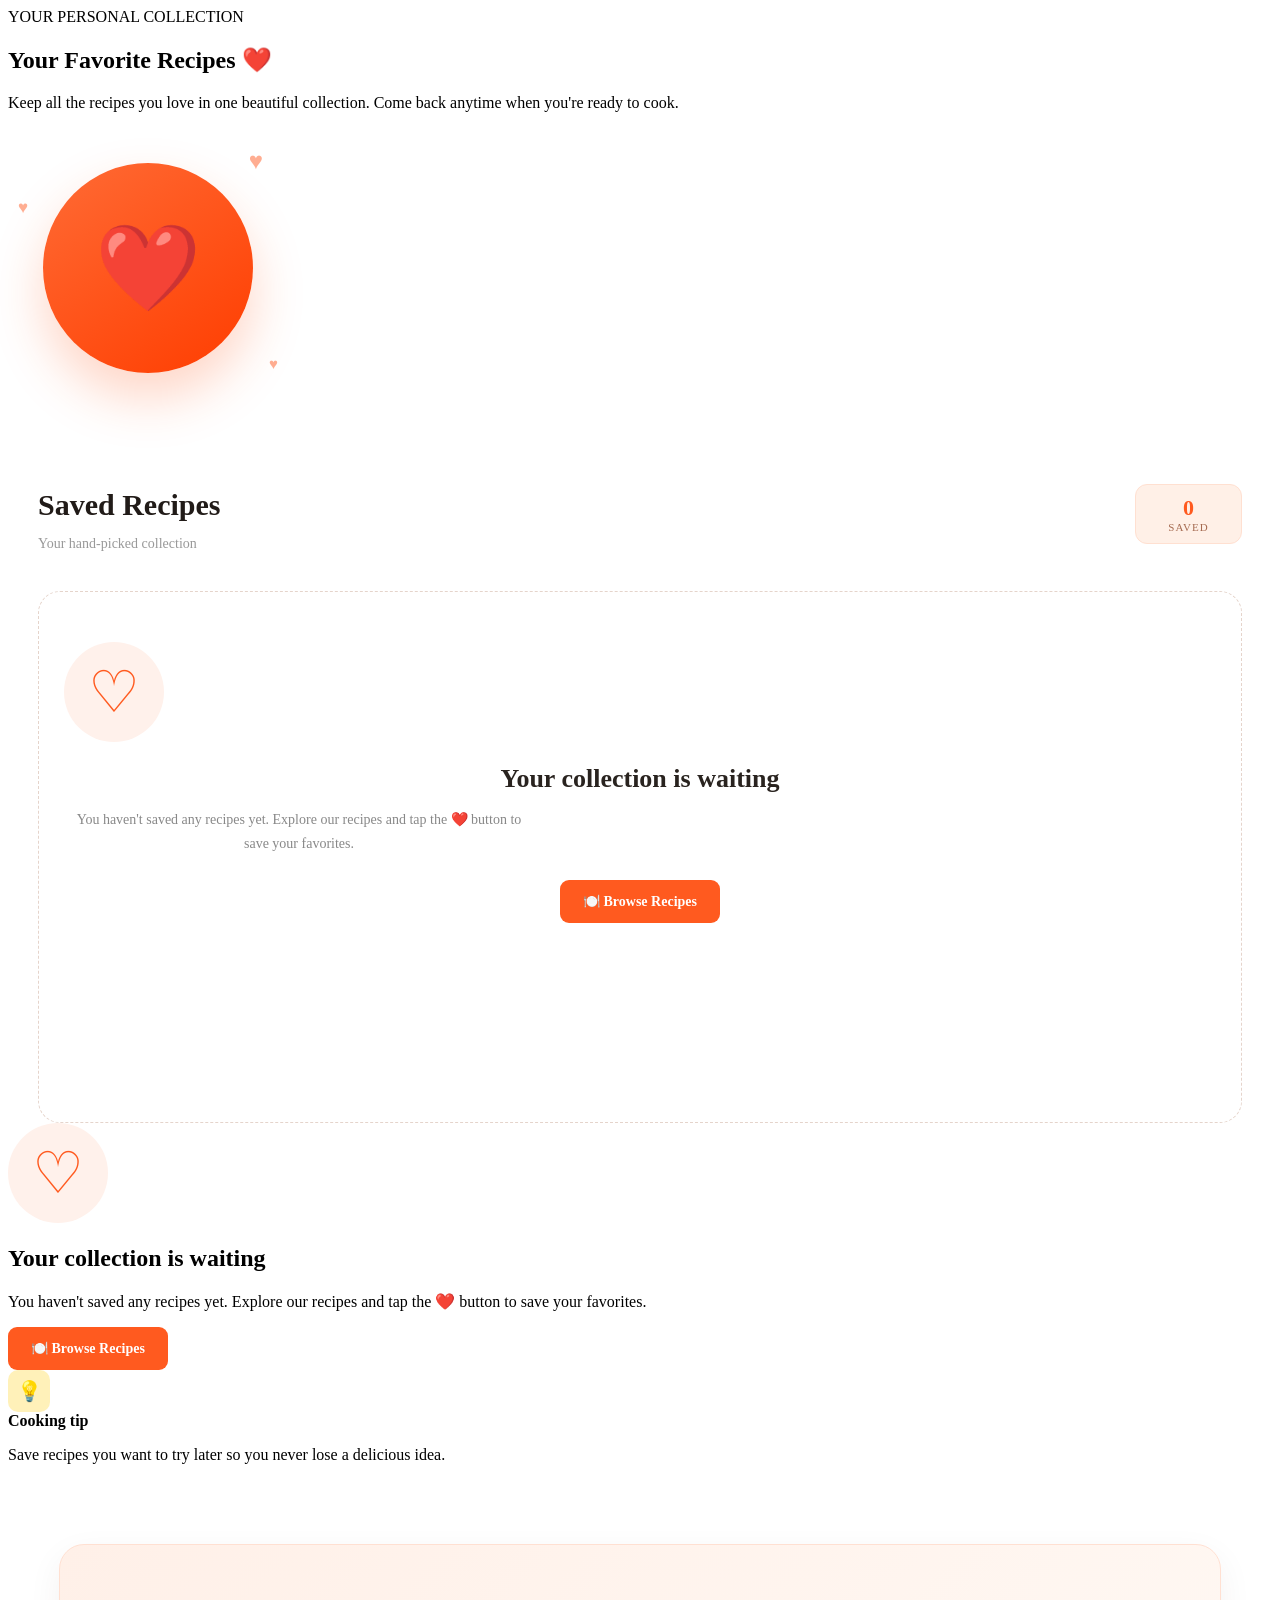
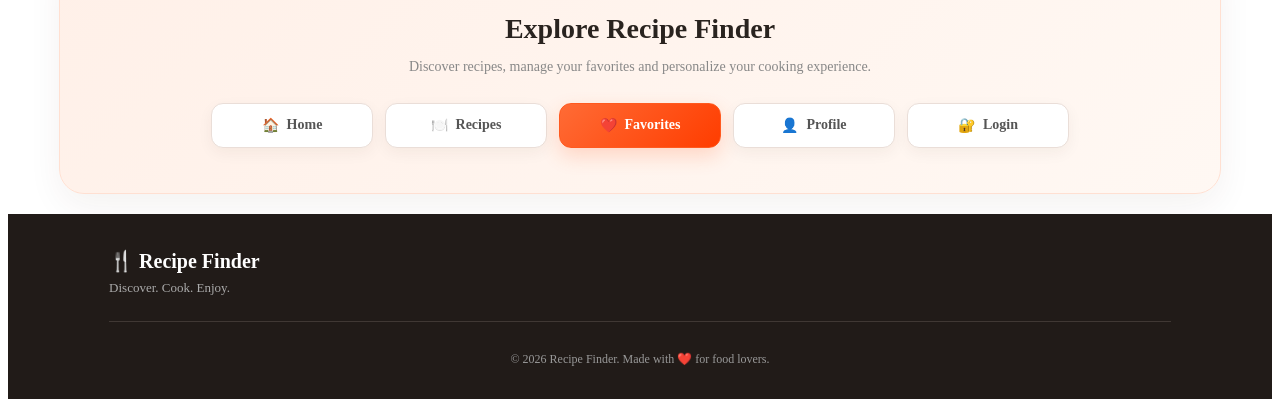
<file: favourites.html>
<!DOCTYPE html>
<html lang="en">

<head>

    <meta charset="UTF-8">

    <meta name="viewport" content="width=device-width, initial-scale=1.0">

    <title>My Favorites | Recipe Finder</title>

    <link rel="stylesheet" href="style3.css">

</head>


<body>

    <main class="favourites-page">


        <!-- ================= FAVORITES HEADER ================= -->

        <section class="favourites-header">

            <div class="favourites-title">

                <span class="favourites-mini-title">
                    YOUR PERSONAL COLLECTION
                </span>

                <h1>
                    Your Favorite
                    <span>Recipes ❤️</span>
                </h1>

                <p>
                    Keep all the recipes you love in one
                    beautiful collection. Come back anytime
                    when you're ready to cook.
                </p>

            </div>


            <!-- HEART -->

            <div class="heart-decoration">

                <div class="heart-circle">
                    ❤️
                </div>

                <span class="floating-heart heart-one">
                    ♥
                </span>

                <span class="floating-heart heart-two">
                    ♥
                </span>

                <span class="floating-heart heart-three">
                    ♥
                </span>

            </div>

        </section>



        <!-- ================= SAVED RECIPES ================= -->

        <section class="collection-bar">

            <div>

                <h2>
                    Saved Recipes
                </h2>

                <p>
                    Your hand-picked collection
                </p>

            </div>


            <div class="collection-count">

                <span id="favoriteCount">
                    0
                </span>

                <small>
                    Saved
                </small>

            </div>

        </section>



        <!-- ================= FAVORITE RECIPES ================= -->

    <section class="favorites-list">

    <div
        id="favoritesContainer"
        class="recipe-grid favorites-grid">
    </div>

    <div
        id="emptyFavorites"
        class="favorite-empty">

        <div class="empty-heart">
            ♡
        </div>

        <h2>
            Your collection is waiting
        </h2>

        <p>
            You haven't saved any recipes yet.
            Explore our recipes and tap the
            ❤️ button to save your favorites.
        </p>

        <a
            href="recipes.html"
            class="browse-recipes-btn">

            🍽️ Browse Recipes

        </a>

    </div>

</section>


            <!-- EMPTY FAVORITES -->

            <div
                id="emptyFavourites"
                class="favourites-empty">

                <div class="empty-heart">
                    ♡
                </div>

                <h2>
                    Your collection is waiting
                </h2>

                <p>
                    You haven't saved any recipes yet.
                    Explore our recipes and tap the
                    ❤️ button to save your favorites.
                </p>

                <a
                    href="recipes.html"
                    class="browse-recipes-btn">

                    🍽️ Browse Recipes

                </a>

            </div>

        </section>



        <!-- ================= COOKING TIP ================= -->

        <section class="favourites-tip">

            <div class="tip-symbol">
                💡
            </div>

            <div>

                <strong>
                    Cooking tip
                </strong>

                <p>
                    Save recipes you want to try later
                    so you never lose a delicious idea.
                </p>

            </div>

        </section>



        <!-- =================================================
             NAVIGATION BUTTONS
             NOT AT THE TOP
        ================================================== -->

        <section class="page-navigation">

            <h2>
                Explore Recipe Finder
            </h2>

            <p>
                Discover recipes, manage your favorites
                and personalize your cooking experience.
            </p>


            <div class="navigation-buttons">

                <a href="index.html" class="nav-button">
                    🏠
                    <span>Home</span>
                </a>


                <a href="recipes.html" class="nav-button">
                    🍽️
                    <span>Recipes</span>
                </a>


                <a
                    href="favourites.html"
                    class="nav-button active-button">

                    ❤️
                    <span>Favorites</span>

                </a>


                <a href="profile.html" class="nav-button">
                    👤
                    <span>Profile</span>
                </a>


                <a href="login.html" class="nav-button">
                    🔐
                    <span>Login</span>
                </a>

            </div>

        </section>



    </main>



    <!-- ================= FOOTER ================= -->

    <footer>

        <div class="footer-content">

            <div>

                <div class="footer-logo">
                    🍴 Recipe Finder
                </div>

                <p>
                    Discover. Cook. Enjoy.
                </p>

            </div>

        </div>


        <div class="footer-bottom">

            <p>
                © 2026 Recipe Finder.
                Made with ❤️ for food lovers.
            </p>

        </div>

    </footer>



    <script src="app.js"></script>

</body>

</html>
</file>
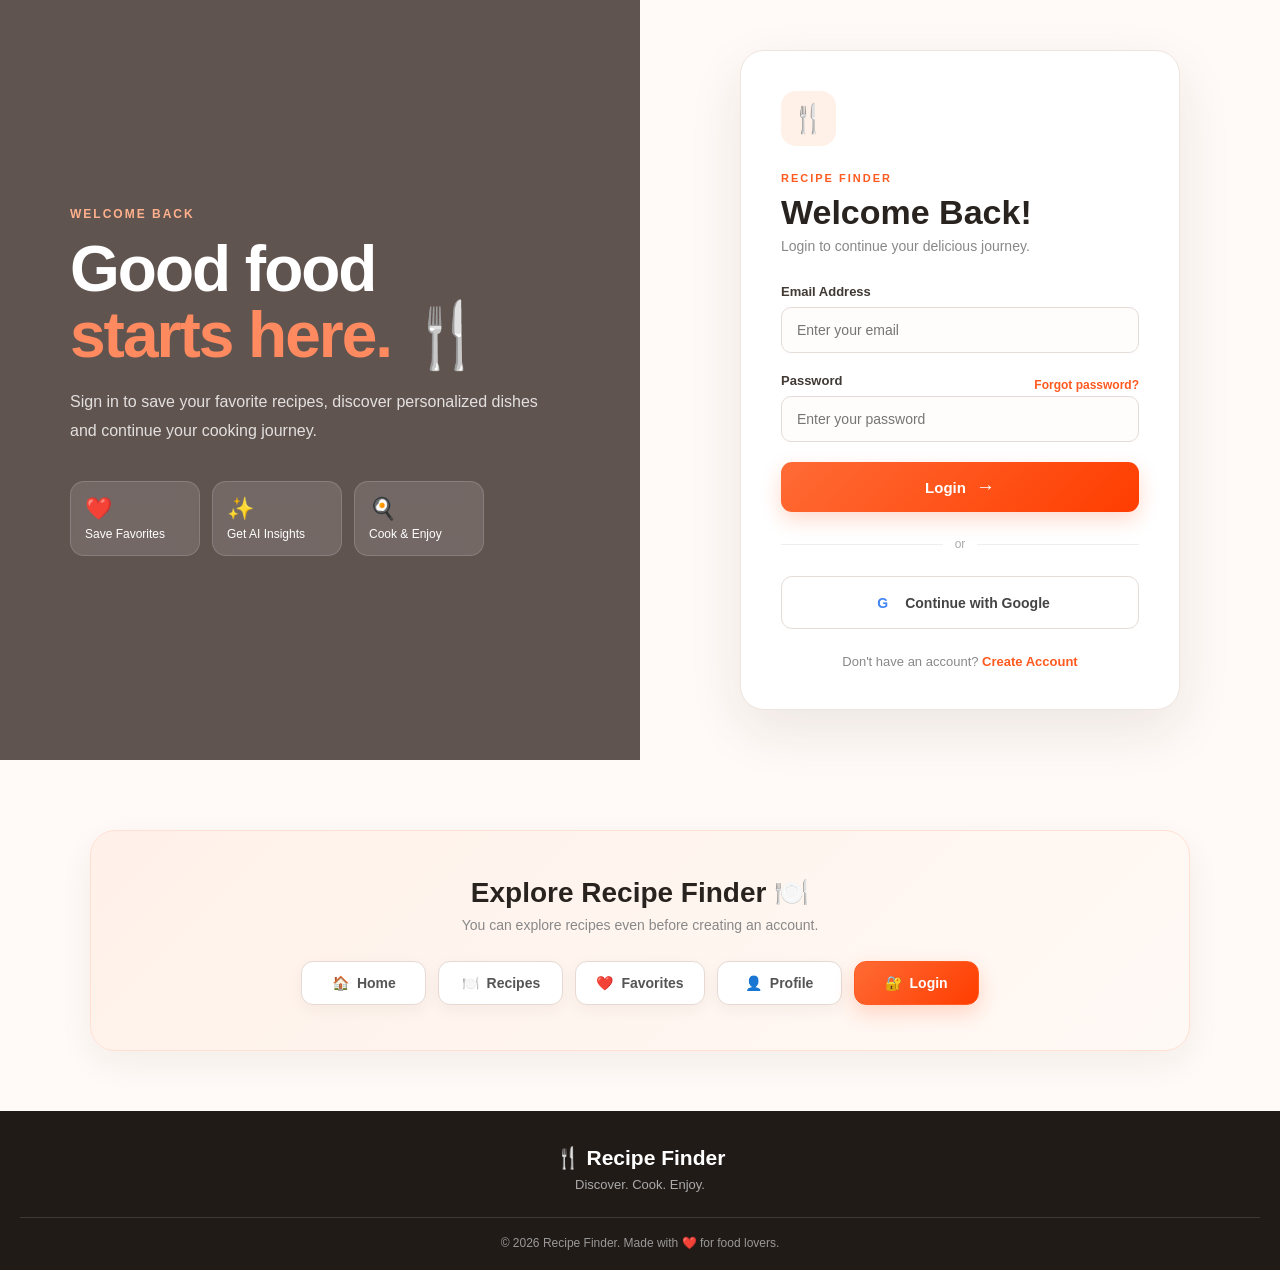
<file: login.html>
<!DOCTYPE html>
<html lang="en">

<head>

    <meta charset="UTF-8">

    <meta name="viewport"
          content="width=device-width, initial-scale=1.0">

    <title>Login | Recipe Finder</title>

    <link rel="stylesheet"
          href="style4.css">

</head>

<body>


    <main class="login-page">


        <!-- ================= LEFT SIDE ================= -->

        <section class="login-visual">

            <div class="visual-overlay">

                <span class="visual-label">
                    WELCOME BACK
                </span>

                <h1>
                    Good food
                    <span>starts here. 🍴</span>
                </h1>

                <p>
                    Sign in to save your favorite recipes,
                    discover personalized dishes and continue
                    your cooking journey.
                </p>


                <div class="food-highlights">

                    <div class="highlight">
                        <span>❤️</span>
                        <p>
                            Save Favorites
                        </p>
                    </div>

                    <div class="highlight">
                        <span>✨</span>
                        <p>
                            Get AI Insights
                        </p>
                    </div>

                    <div class="highlight">
                        <span>🍳</span>
                        <p>
                            Cook & Enjoy
                        </p>
                    </div>

                </div>

            </div>

        </section>



        <!-- ================= LOGIN CARD ================= -->

        <section class="login-section">

            <div class="login-card">


                <div class="login-logo">
                    🍴
                </div>


                <div class="login-heading">

                    <span>
                        RECIPE FINDER
                    </span>

                    <h2>
                        Welcome Back!
                    </h2>

                    <p>
                        Login to continue your
                        delicious journey.
                    </p>

                </div>



                <!-- LOGIN FORM -->

                <form id="loginForm">


                    <div class="input-group">

                        <label for="email">
                            Email Address
                        </label>

                        <input
                            type="email"
                            id="email"
                            placeholder="Enter your email"
                            required>

                    </div>



                    <div class="input-group">

                        <div class="password-label">

                            <label for="password">
                                Password
                            </label>

                            <a href="#">
                                Forgot password?
                            </a>

                        </div>

                        <input
                            type="password"
                            id="password"
                            placeholder="Enter your password"
                            required>

                    </div>



                    <button
                        type="submit"
                        class="login-submit">

                        Login
                        <span>→</span>

                    </button>
                    <p id="loginMessage"></p>


                </form>



                <!-- DIVIDER -->

                <div class="divider">

                    <span>or</span>

                </div>



                <!-- GOOGLE -->

                <button
                    class="google-login"
                    type="button">

                    <span>
                        G
                    </span>

                    Continue with Google

                </button>



                <!-- REGISTER -->

                <p class="register-text">

                    Don't have an account?

                    <a href="register.html">
                        Create Account
                    </a>

                </p>


            </div>

        </section>

    </main>



    <!-- ================= BOTTOM NAVIGATION ================= -->

    <section class="page-navigation login-navigation">

        <h2>
            Explore Recipe Finder 🍽️
        </h2>

        <p>
            You can explore recipes even before
            creating an account.
        </p>


        <div class="navigation-buttons">


            <a
                href="index.html"
                class="nav-button">

                🏠

                <span>
                    Home
                </span>

            </a>


            <a
                href="recipes.html"
                class="nav-button">

                🍽️

                <span>
                    Recipes
                </span>

            </a>


            <a
                href="favourites.html"
                class="nav-button">

                ❤️

                <span>
                    Favorites
                </span>

            </a>


            <a
                href="profile.html"
                class="nav-button">

                👤

                <span>
                    Profile
                </span>

            </a>


            <a
                href="login.html"
                class="nav-button active-button">

                🔐

                <span>
                    Login
                </span>

            </a>


        </div>

    </section>



    <!-- ================= FOOTER ================= -->

    <footer>

        <div class="footer-content">

            <div class="footer-logo">
                🍴 Recipe Finder
            </div>

            <p>
                Discover. Cook. Enjoy.
            </p>

        </div>


        <div class="footer-bottom">

            © 2026 Recipe Finder.
            Made with ❤️ for food lovers.

        </div>

    </footer>



    <script src="app.js"></script>

</body>

</html>
</file>
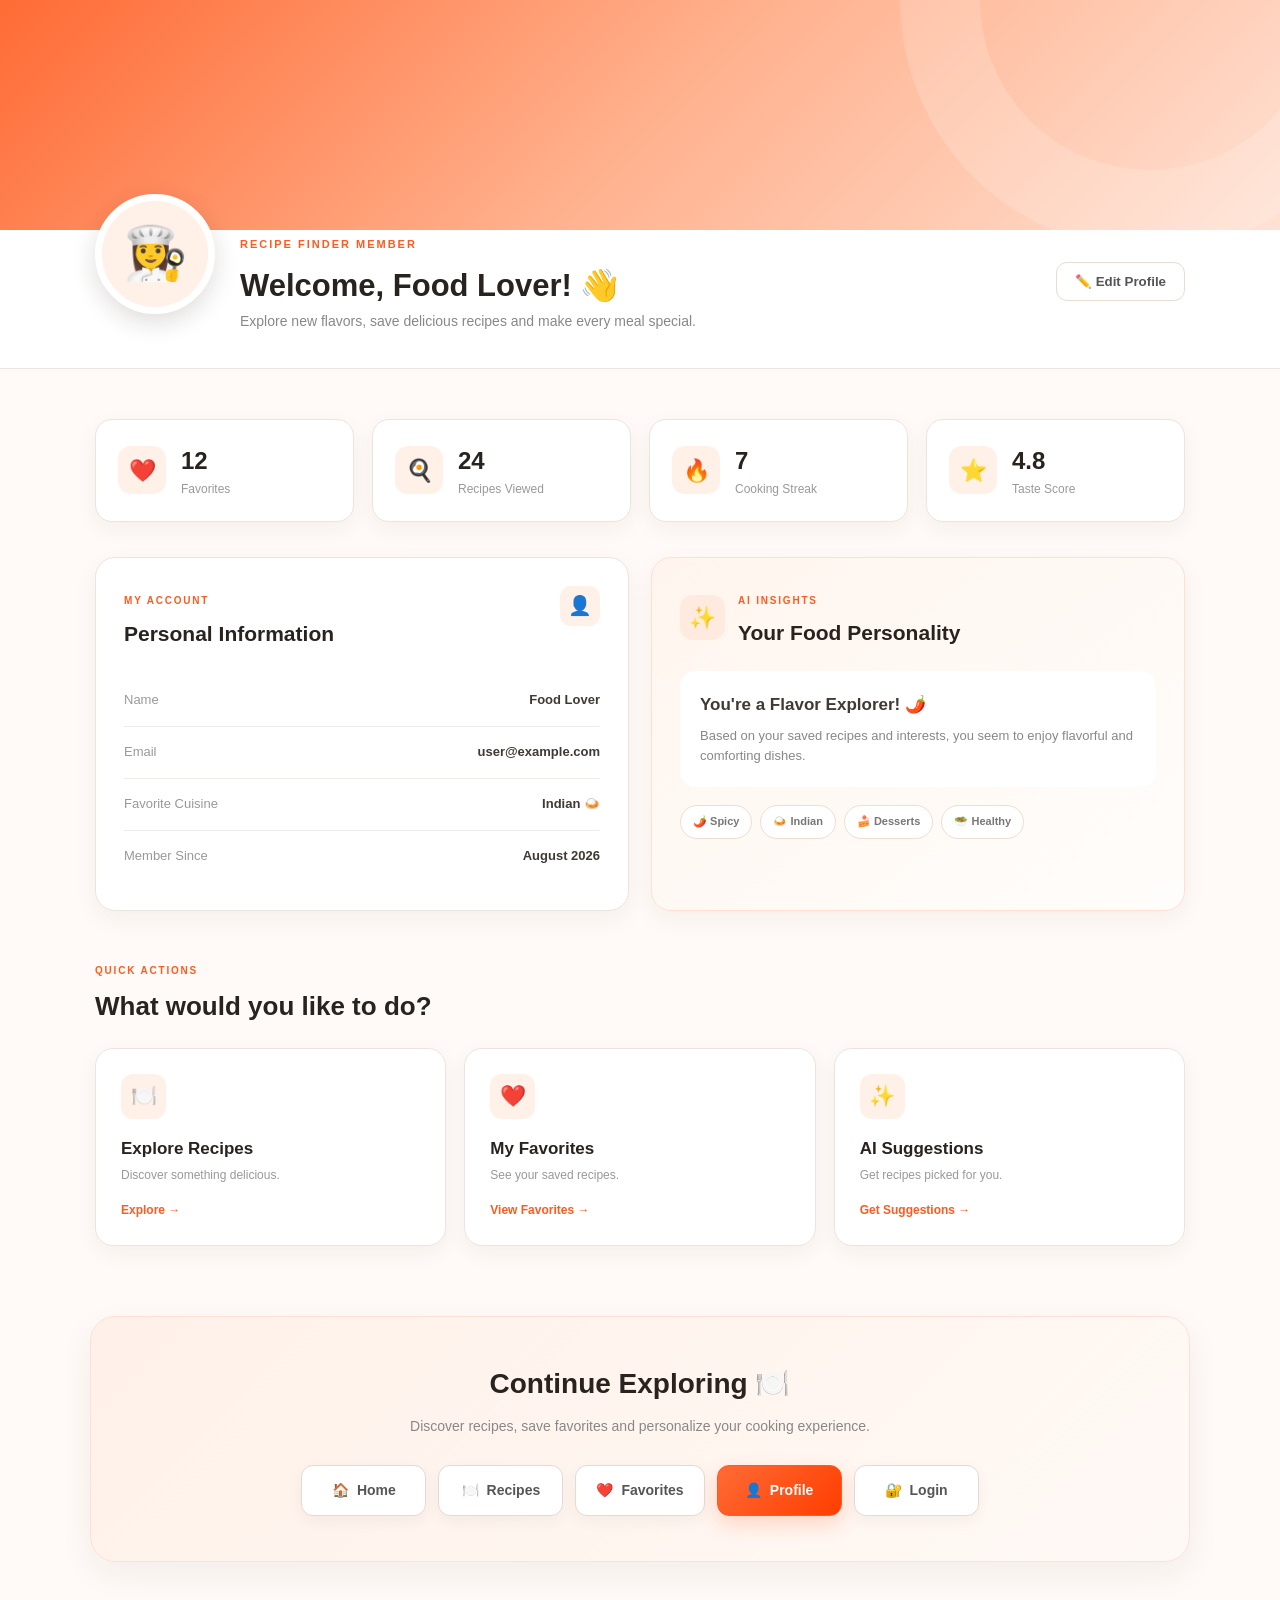
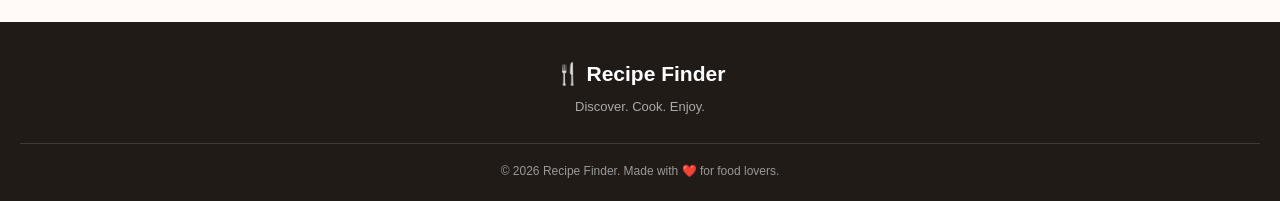
<file: profile.html>
<!DOCTYPE html>
<html lang="en">

<head>

    <meta charset="UTF-8">

    <meta name="viewport"
          content="width=device-width, initial-scale=1.0">

    <title>My Profile | Recipe Finder</title>

    <link rel="stylesheet"
          href="style6.css">

</head>


<body>


    <main class="profile-page">


        <!-- ================= PROFILE HERO ================= -->

        <section class="profile-hero">

            <div class="profile-cover">

                <div class="cover-pattern"></div>

            </div>


            <div class="profile-info">

                <div class="profile-avatar">
                    👩‍🍳
                </div>


                <div class="profile-details">

                    <span class="profile-label">
                        RECIPE FINDER MEMBER
                    </span>

                    <h1>
                        Welcome, Food Lover! 👋
                    </h1>

                    <p>
                        Explore new flavors, save delicious
                        recipes and make every meal special.
                    </p>

                </div>


                <button
                    class="edit-profile"
                    type="button"
                    onclick="editProfile()">

                    ✏️ Edit Profile

                </button>

            </div>

        </section>



        <!-- ================= PROFILE CONTENT ================= -->

        <section class="profile-content">


            <!-- ================= STATS ================= -->

            <div class="stats-grid">


                <div class="stat-card">

                    <div class="stat-icon">
                        ❤️
                    </div>

                    <div>

                        <span class="stat-number">
                            12
                        </span>

                        <p>
                            Favorites
                        </p>

                    </div>

                </div>



                <div class="stat-card">

                    <div class="stat-icon">
                        🍳
                    </div>

                    <div>

                        <span class="stat-number">
                            24
                        </span>

                        <p>
                            Recipes Viewed
                        </p>

                    </div>

                </div>



                <div class="stat-card">

                    <div class="stat-icon">
                        🔥
                    </div>

                    <div>

                        <span class="stat-number">
                            7
                        </span>

                        <p>
                            Cooking Streak
                        </p>

                    </div>

                </div>



                <div class="stat-card">

                    <div class="stat-icon">
                        ⭐
                    </div>

                    <div>

                        <span class="stat-number">
                            4.8
                        </span>

                        <p>
                            Taste Score
                        </p>

                    </div>

                </div>


            </div>



            <!-- ================= TWO COLUMN AREA ================= -->

            <div class="profile-grid">


                <!-- ================= PERSONAL INFO ================= -->

                <div class="profile-card">

                    <div class="card-heading">

                        <div>

                            <span>
                                MY ACCOUNT
                            </span>

                            <h2>
                                Personal Information
                            </h2>

                        </div>

                        <span class="card-icon">
                            👤
                        </span>

                    </div>



                    <div class="info-list">


                        <div class="info-row">

                            <span class="info-label">
                                Name
                            </span>

                            <span class="info-value">
                                Food Lover
                            </span>

                        </div>



                        <div class="info-row">

                            <span class="info-label">
                                Email
                            </span>

                            <span class="info-value">
                                user@example.com
                            </span>

                        </div>



                        <div class="info-row">

                            <span class="info-label">
                                Favorite Cuisine
                            </span>

                            <span class="info-value">
                                Indian 🍛
                            </span>

                        </div>



                        <div class="info-row">

                            <span class="info-label">
                                Member Since
                            </span>

                            <span class="info-value">
                                August 2026
                            </span>

                        </div>


                    </div>

                </div>



                <!-- ================= AI INSIGHTS ================= -->

                <div class="profile-card ai-card">

                    <div class="ai-heading">

                        <div class="ai-icon">
                            ✨
                        </div>

                        <div>

                            <span>
                                AI INSIGHTS
                            </span>

                            <h2>
                                Your Food Personality
                            </h2>

                        </div>

                    </div>


                    <div class="ai-content">

                        <h3>
                            You're a Flavor Explorer! 🌶️
                        </h3>

                        <p>
                            Based on your saved recipes and
                            interests, you seem to enjoy
                            flavorful and comforting dishes.
                        </p>

                    </div>


                    <div class="ai-tags">

                        <span>
                            🌶️ Spicy
                        </span>

                        <span>
                            🍛 Indian
                        </span>

                        <span>
                            🍰 Desserts
                        </span>

                        <span>
                            🥗 Healthy
                        </span>

                    </div>

                </div>


            </div>



            <!-- ================= QUICK ACTIONS ================= -->

            <section class="quick-actions">

                <div class="quick-heading">

                    <span>
                        QUICK ACTIONS
                    </span>

                    <h2>
                        What would you like to do?
                    </h2>

                </div>


                <div class="action-grid">


                    <a
                        href="recipes.html"
                        class="action-card">

                        <div>
                            🍽️
                        </div>

                        <h3>
                            Explore Recipes
                        </h3>

                        <p>
                            Discover something delicious.
                        </p>

                        <span>
                            Explore →
                        </span>

                    </a>



                    <a
                        href="favourites.html"
                        class="action-card">

                        <div>
                            ❤️
                        </div>

                        <h3>
                            My Favorites
                        </h3>

                        <p>
                            See your saved recipes.
                        </p>

                        <span>
                            View Favorites →
                        </span>

                    </a>



                    <a
                        href="recipes.html"
                        class="action-card">

                        <div>
                            ✨
                        </div>

                        <h3>
                            AI Suggestions
                        </h3>

                        <p>
                            Get recipes picked for you.
                        </p>

                        <span>
                            Get Suggestions →
                        </span>

                    </a>


                </div>

            </section>


        </section>


    </main>



    <!-- =================================================
         BOTTOM NAVIGATION
    ================================================== -->

    <section class="page-navigation profile-navigation">

        <h2>
            Continue Exploring 🍽️
        </h2>

        <p>
            Discover recipes, save favorites and
            personalize your cooking experience.
        </p>


        <div class="navigation-buttons">


            <a
                href="index.html"
                class="nav-button">

                🏠

                <span>
                    Home
                </span>

            </a>


            <a
                href="recipes.html"
                class="nav-button">

                🍽️

                <span>
                    Recipes
                </span>

            </a>


            <a
                href="favourites.html"
                class="nav-button">

                ❤️

                <span>
                    Favorites
                </span>

            </a>


            <a
                href="profile.html"
                class="nav-button active-button">

                👤

                <span>
                    Profile
                </span>

            </a>


            <a
                href="login.html"
                class="nav-button">

                🔐

                <span>
                    Login
                </span>

            </a>


        </div>

    </section>



    <!-- ================= FOOTER ================= -->

    <footer>

        <div class="footer-logo">
            🍴 Recipe Finder
        </div>

        <p>
            Discover. Cook. Enjoy.
        </p>


        <div class="footer-bottom">

            © 2026 Recipe Finder.
            Made with ❤️ for food lovers.

        </div>

    </footer>



    <script src="app.js"></script>

</body>

</html>
</file>
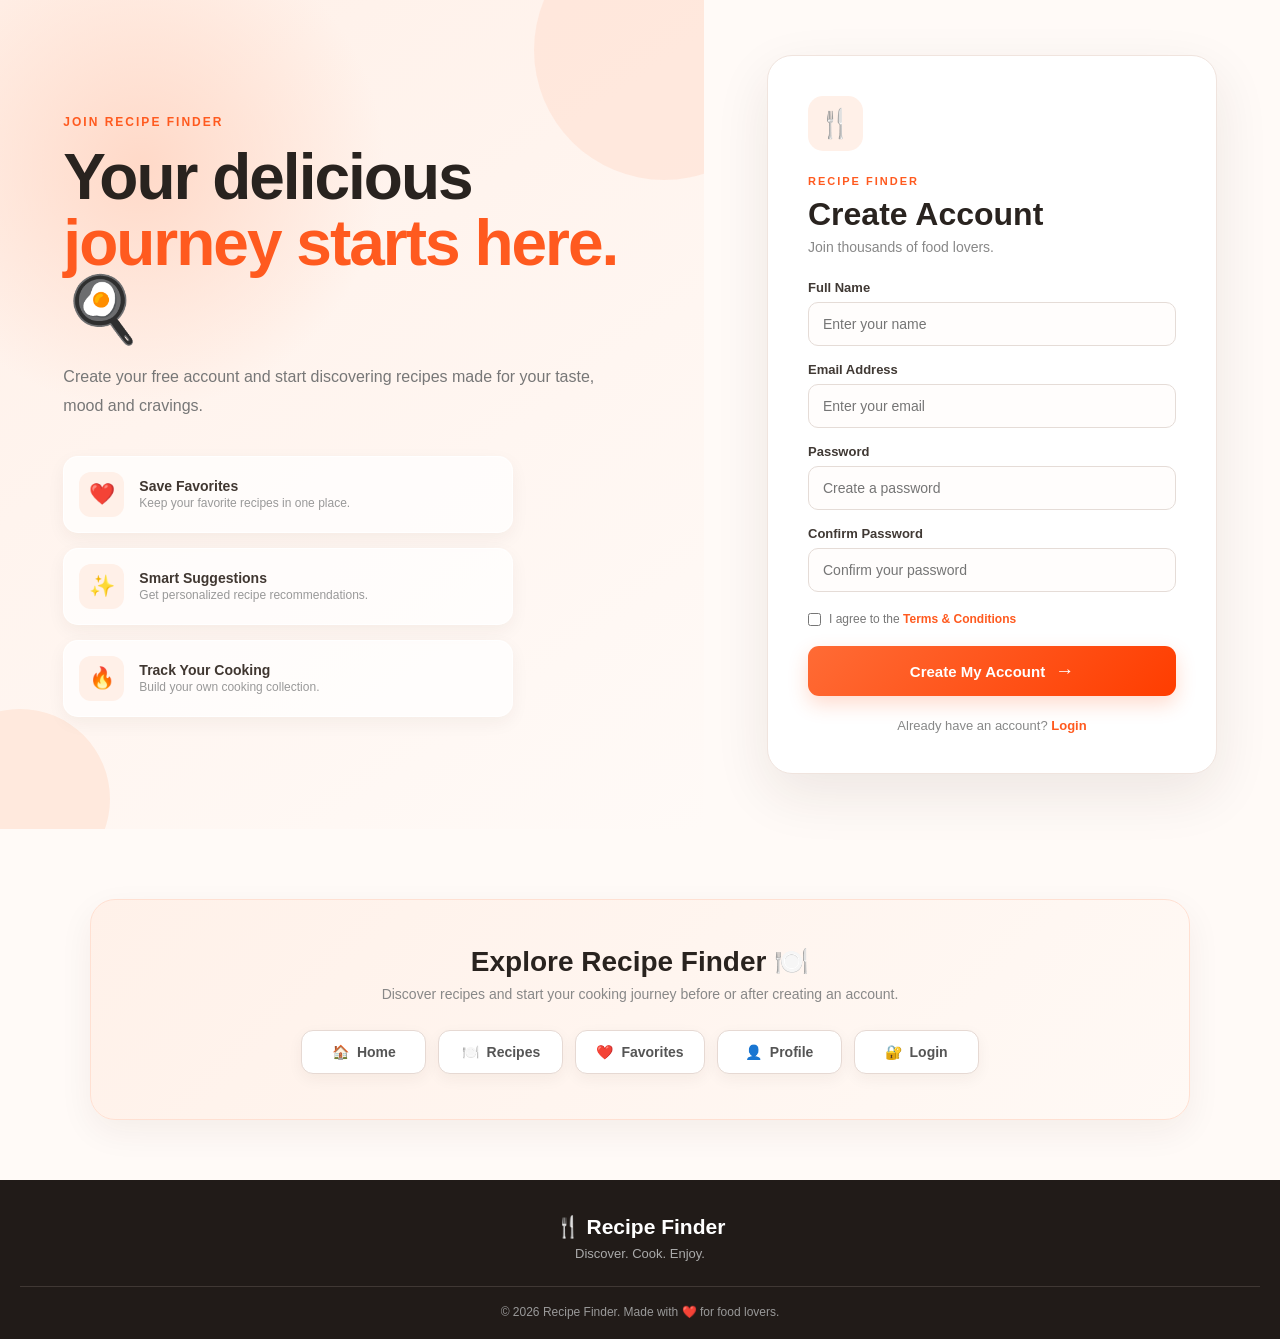
<file: register.html>
<!DOCTYPE html>
<html lang="en">

<head>

    <meta charset="UTF-8">

    <meta name="viewport"
          content="width=device-width, initial-scale=1.0">

    <title>Create Account | Recipe Finder</title>

    <link rel="stylesheet"
          href="style5.css">

</head>


<body>


    <main class="register-page">


        <!-- ================= TOP INTRO ================= -->

        <section class="register-intro">

            <div class="intro-content">

                <span class="intro-label">
                    JOIN RECIPE FINDER
                </span>

                <h1>
                    Your delicious
                    <span>journey starts here. 🍳</span>
                </h1>

                <p>
                    Create your free account and start
                    discovering recipes made for your
                    taste, mood and cravings.
                </p>


                <!-- BENEFITS -->

                <div class="benefits">

                    <div class="benefit">

                        <div class="benefit-icon">
                            ❤️
                        </div>

                        <div>
                            <h3>
                                Save Favorites
                            </h3>

                            <p>
                                Keep your favorite recipes
                                in one place.
                            </p>
                        </div>

                    </div>


                    <div class="benefit">

                        <div class="benefit-icon">
                            ✨
                        </div>

                        <div>
                            <h3>
                                Smart Suggestions
                            </h3>

                            <p>
                                Get personalized recipe
                                recommendations.
                            </p>
                        </div>

                    </div>


                    <div class="benefit">

                        <div class="benefit-icon">
                            🔥
                        </div>

                        <div>
                            <h3>
                                Track Your Cooking
                            </h3>

                            <p>
                                Build your own cooking
                                collection.
                            </p>
                        </div>

                    </div>

                </div>

            </div>

        </section>



        <!-- ================= REGISTER CARD ================= -->

        <section class="register-section">

            <div class="register-card">


                <!-- LOGO -->

                <div class="register-logo">
                    🍴
                </div>


                <!-- HEADING -->

                <div class="register-heading">

                    <span>
                        RECIPE FINDER
                    </span>

                    <h2>
                        Create Account
                    </h2>

                    <p>
                        Join thousands of food lovers.
                    </p>

                </div>



                <!-- ================= FORM ================= -->

                <form id="registerForm">


                    <!-- NAME -->

                    <div class="input-group">

                        <label for="name">
                            Full Name
                        </label>

                        <input
                            type="text"
                            id="name"
                            placeholder="Enter your name"
                            required>

                    </div>



                    <!-- EMAIL -->

                    <div class="input-group">

                        <label for="registerEmail">
                            Email Address
                        </label>

                        <input
                            type="email"
                            id="registerEmail"
                            placeholder="Enter your email"
                            required>

                    </div>



                    <!-- PASSWORD -->

                    <div class="input-group">

                        <label for="registerPassword">
                            Password
                        </label>

                        <input
                            type="password"
                            id="registerPassword"
                            placeholder="Create a password"
                            required>

                    </div>



                    <!-- CONFIRM PASSWORD -->

                    <div class="input-group">

                        <label for="confirmPassword">
                            Confirm Password
                        </label>

                        <input
                            type="password"
                            id="confirmPassword"
                            placeholder="Confirm your password"
                            required>

                    </div>



                    <!-- TERMS -->

                    <label class="terms">

                        <input
                            type="checkbox"
                            id="terms"
                            required>

                        <span>
                            I agree to the
                            <a href="#">
                                Terms & Conditions
                            </a>
                        </span>

                    </label>



                    <!-- REGISTER BUTTON -->

                    <button
                        type="submit"
                        class="register-submit">

                        Create My Account

                        <span>
                            →
                        </span>

                    </button>


                </form>



                <!-- LOGIN -->

                <p class="login-text">

                    Already have an account?

                    <a href="login.html">
                        Login
                    </a>

                </p>


            </div>

        </section>

    </main>



    <!-- =================================================
         BOTTOM NAVIGATION
    ================================================== -->

    <section class="page-navigation register-navigation">

        <h2>
            Explore Recipe Finder 🍽️
        </h2>

        <p>
            Discover recipes and start your cooking
            journey before or after creating an account.
        </p>


        <div class="navigation-buttons">


            <a
                href="index.html"
                class="nav-button">

                🏠

                <span>
                    Home
                </span>

            </a>


            <a
                href="recipes.html"
                class="nav-button">

                🍽️

                <span>
                    Recipes
                </span>

            </a>


            <a
                href="favourites.html"
                class="nav-button">

                ❤️

                <span>
                    Favorites
                </span>

            </a>


            <a
                href="profile.html"
                class="nav-button">

                👤

                <span>
                    Profile
                </span>

            </a>


            <a
                href="login.html"
                class="nav-button">

                🔐

                <span>
                    Login
                </span>

            </a>


        </div>

    </section>



    <!-- ================= FOOTER ================= -->

    <footer>

        <div class="footer-content">

            <div class="footer-logo">
                🍴 Recipe Finder
            </div>

            <p>
                Discover. Cook. Enjoy.
            </p>

        </div>


        <div class="footer-bottom">

            © 2026 Recipe Finder.
            Made with ❤️ for food lovers.

        </div>

    </footer>



    <script src="app.js"></script>

</body>

</html>
</file>
<file: style3.css>
/* =====================================================
   FAVORITES PAGE
===================================================== */

.favorites-page {

    min-height: 100vh;

    padding-bottom: 70px;

    background:
        radial-gradient(
            circle at 90% 5%,
            #ffe8dc 0,
            transparent 22%
        ),
        #fffaf7;
}



/* =====================================================
   FAVORITES HEADER
===================================================== */

.favorites-header {

    min-height: 380px;

    display: flex;

    align-items: center;

    justify-content: space-between;

    padding: 65px 10%;

    overflow: hidden;

    background:
        linear-gradient(
            135deg,
            #fff5ef,
            #fffaf7
        );

    border-bottom: 1px solid #f4e6df;

}


.favorites-title {

    max-width: 650px;

}


.favorites-mini-title {

    color: #ff5a1f;

    font-size: 12px;

    font-weight: 800;

    letter-spacing: 2px;

}


.favorites-title h1 {

    margin: 12px 0 15px;

    color: #211b18;

    font-size: clamp(42px, 6vw, 68px);

    line-height: 1;

    letter-spacing: -2px;

}


.favorites-title h1 span {

    display: block;

    color: #ff5a1f;

}


.favorites-title p {

    max-width: 560px;

    color: #777;

    font-size: 16px;

    line-height: 1.8;

}



/* =====================================================
   HEART
===================================================== */

.heart-decoration {

    position: relative;

    width: 280px;

    height: 280px;

    display: flex;

    justify-content: center;

    align-items: center;

}


.heart-circle {

    width: 210px;

    height: 210px;

    display: flex;

    justify-content: center;

    align-items: center;

    border-radius: 50%;

    background:
        linear-gradient(
            145deg,
            #ff6b35,
            #ff3d00
        );

    color: white;

    font-size: 85px;

    box-shadow:
        0 25px 50px rgba(255, 90, 31, 0.25);

    animation: heartFloat 4s ease-in-out infinite;

}


@keyframes heartFloat {

    0%,
    100% {
        transform: translateY(0);
    }

    50% {
        transform: translateY(-10px);
    }

}


.floating-heart {

    position: absolute;

    color: #ff8b63;

    font-size: 24px;

    opacity: 0.7;

}


.heart-one {

    top: 20px;

    right: 25px;

}


.heart-two {

    left: 10px;

    top: 70px;

    font-size: 17px;

}


.heart-three {

    right: 10px;

    bottom: 35px;

    font-size: 15px;

}



/* =====================================================
   SAVED RECIPES TITLE
===================================================== */

.collection-bar {

    max-width: 1250px;

    margin: 55px auto 25px;

    padding: 0 30px;

    display: flex;

    align-items: center;

    justify-content: space-between;

}


.collection-bar h2 {

    color: #211b18;

    font-size: 30px;

    margin-bottom: 5px;

}


.collection-bar p {

    color: #999;

    font-size: 14px;

}


.collection-count {

    min-width: 75px;

    display: flex;

    flex-direction: column;

    align-items: center;

    padding: 10px 15px;

    border-radius: 12px;

    background: #fff0e7;

    border: 1px solid #ffe0d1;

}


.collection-count span {

    color: #ff5a1f;

    font-size: 22px;

    font-weight: 900;

}


.collection-count small {

    color: #a56a50;

    font-size: 11px;

    text-transform: uppercase;

    letter-spacing: 1px;

}



/* =====================================================
   FAVORITES AREA
===================================================== */

.favorites-list {

    max-width: 1250px;

    margin: auto;

    padding: 0 30px;

}


.favorites-grid {

    grid-template-columns:
        repeat(4, 1fr);

    gap: 22px;

}



/* =====================================================
   EMPTY FAVORITES
===================================================== */

.favorite-empty {

    min-height: 430px;

    display: flex;

    flex-direction: column;

    align-items: center;

    justify-content: center;

    text-align: center;

    padding: 50px 25px;

    background: white;

    border: 1px dashed #e5d4cb;

    border-radius: 22px;

}


.empty-heart {

    width: 100px;

    height: 100px;

    display: flex;

    justify-content: center;

    align-items: center;

    margin-bottom: 22px;

    border-radius: 50%;

    background: #fff1eb;

    color: #ff5a1f;

    font-size: 58px;

}


.favorite-empty h2 {

    margin-bottom: 8px;

    color: #29231f;

    font-size: 26px;

}


.favorite-empty p {

    max-width: 470px;

    margin-bottom: 25px;

    color: #888;

    font-size: 14px;

    line-height: 1.7;

}



/* =====================================================
   BROWSE BUTTON
===================================================== */

.browse-recipes-btn {

    display: inline-flex;

    align-items: center;

    gap: 8px;

    padding: 13px 23px;

    border-radius: 9px;

    background: #ff5a1f;

    color: white;

    text-decoration: none;

    font-size: 14px;

    font-weight: 800;

    transition: 0.25s ease;

}


.browse-recipes-btn:hover {

    background: #e94b12;

    transform: translateY(-3px);

}



/* =====================================================
   COOKING TIP
===================================================== */

.favorite-tip {

    max-width: 1190px;

    margin: 35px auto 0;

    padding: 18px 25px;

    display: flex;

    align-items: center;

    gap: 15px;

    background: #fff8df;

    border: 1px solid #ffe9a8;

    border-radius: 14px;

}


.tip-symbol {

    width: 42px;

    height: 42px;

    display: flex;

    justify-content: center;

    align-items: center;

    flex-shrink: 0;

    background: #fff1b9;

    border-radius: 10px;

    font-size: 20px;

}


.favorite-tip strong {

    color: #8c6b08;

    font-size: 14px;

}


.favorite-tip p {

    color: #806f36;

    font-size: 13px;

    margin-top: 2px;

}



/* =====================================================
   BOTTOM NAVIGATION
===================================================== */

.page-navigation {

    max-width: 1100px;

    margin: 80px auto 20px;

    padding: 45px 30px;

    text-align: center;

    border-radius: 25px;

    background:
        linear-gradient(
            135deg,
            #fff0e8,
            #fff8f3
        );

    border: 1px solid #ffe0d2;

    box-shadow:
        0 12px 35px rgba(60, 30, 20, 0.06);

}


.page-navigation h2 {

    margin-bottom: 8px;

    color: #29231f;

    font-size: 28px;

}


.page-navigation > p {

    margin-bottom: 28px;

    color: #888;

    font-size: 14px;

}



/* =====================================================
   NAVIGATION BUTTONS
===================================================== */

.navigation-buttons {

    display: flex;

    justify-content: center;

    align-items: center;

    flex-wrap: wrap;

    gap: 12px;

}


.nav-button {

    min-width: 120px;

    display: flex;

    align-items: center;

    justify-content: center;

    gap: 8px;

    padding: 13px 20px;

    border-radius: 12px;

    background: white;

    color: #555;

    border: 1px solid #eaded8;

    text-decoration: none;

    font-size: 14px;

    font-weight: 700;

    box-shadow:
        0 5px 15px rgba(50, 30, 20, 0.05);

    transition: 0.25s ease;

}


.nav-button:hover {

    color: #ff5a1f;

    border-color: #ffb99c;

    background: #fff7f3;

    transform: translateY(-4px);

    box-shadow:
        0 10px 22px rgba(50, 30, 20, 0.1);

}


/* CURRENT PAGE */

.nav-button.active-button {

    color: white;

    background:
        linear-gradient(
            135deg,
            #ff6b35,
            #ff3d00
        );

    border-color: #ff5a1f;

    box-shadow:
        0 8px 20px rgba(255, 90, 31, 0.2);

}


.nav-button.active-button:hover {

    color: white;

    background:
        linear-gradient(
            135deg,
            #ff5a1f,
            #e94308
        );

}



/* =====================================================
   FOOTER
===================================================== */

footer {

    background: #211b18;

    color: white;

    padding: 35px 8% 20px;

}


.footer-logo {

    font-size: 20px;

    font-weight: 800;

}


.footer-content p {

    margin-top: 7px;

    color: #aaa;

    font-size: 13px;

}


.footer-bottom {

    margin-top: 25px;

    padding-top: 18px;

    border-top: 1px solid #403834;

    text-align: center;

}


.footer-bottom p {

    color: #999;

    font-size: 12px;

}



/* =====================================================
   MOBILE
===================================================== */

@media (max-width: 900px) {

    .favorites-header {

        padding: 55px 7%;

    }


    .heart-decoration {

        width: 220px;

        height: 220px;

    }


    .heart-circle {

        width: 170px;

        height: 170px;

        font-size: 65px;

    }


    .favorites-grid {

        grid-template-columns:
            repeat(2, 1fr);

    }

}


@media (max-width: 650px) {

    .favorites-header {

        flex-direction: column;

        align-items: flex-start;

        gap: 30px;

    }


    .heart-decoration {

        align-self: center;

    }


    .favorites-grid {

        grid-template-columns: 1fr;

    }


    .navigation-buttons {

        flex-direction: column;

    }


    .nav-button {

        width: 100%;

        max-width: 300px;

    }


    .favorite-tip {

        margin-left: 20px;

        margin-right: 20px;

    }

}
.favorite-card-buttons {
    display: flex;
    gap: 10px;
    align-items: center;
    margin-top: 18px;
    flex-wrap: wrap;
}

.remove-favorite-btn {
    padding: 12px 18px;
    background: white;
    color: #e53935;
    border: 2px solid #e53935;
    border-radius: 12px;
    font-size: 14px;
    font-weight: 700;
    cursor: pointer;
    transition: all 0.3s ease;
}

.remove-favorite-btn:hover {
    background: #e53935;
    color: white;
    transform: translateY(-2px);
}
</file>
<file: style4.css>
/* =====================================================
   GLOBAL
===================================================== */

* {
    margin: 0;
    padding: 0;
    box-sizing: border-box;
}


body {
    font-family: Arial, Helvetica, sans-serif;

    background: #fffaf7;

    color: #29231f;
}



/* =====================================================
   LOGIN PAGE
===================================================== */

.login-page {

    min-height: 680px;

    display: grid;

    grid-template-columns: 1fr 1fr;

}



/* =====================================================
   LEFT VISUAL
===================================================== */

.login-visual {

    min-height: 680px;

    position: relative;

    display: flex;

    align-items: center;

    padding: 70px;

    color: white;

    background:
        linear-gradient(
            rgba(35, 20, 15, 0.72),
            rgba(35, 20, 15, 0.72)
        ),
        url("https://images.unsplash.com/photo-1498837167922-ddd27525d352?auto=format&fit=crop&w=1200&q=80");

    background-size: cover;

    background-position: center;

}


.visual-overlay {

    max-width: 520px;

}


.visual-label {

    font-size: 12px;

    font-weight: 800;

    letter-spacing: 2px;

    color: #ffb08c;

}


.login-visual h1 {

    margin: 15px 0 20px;

    font-size: clamp(42px, 5vw, 65px);

    line-height: 1.02;

    letter-spacing: -2px;

}


.login-visual h1 span {

    display: block;

    color: #ff8a60;

}


.login-visual > .visual-overlay > p {

    max-width: 480px;

    color: rgba(255,255,255,0.82);

    font-size: 16px;

    line-height: 1.8;

}



/* =====================================================
   FOOD HIGHLIGHTS
===================================================== */

.food-highlights {

    display: flex;

    gap: 12px;

    margin-top: 35px;

    flex-wrap: wrap;

}


.highlight {

    min-width: 130px;

    padding: 14px;

    border-radius: 14px;

    background: rgba(255,255,255,0.12);

    border: 1px solid rgba(255,255,255,0.15);

    backdrop-filter: blur(8px);

}


.highlight span {

    font-size: 22px;

}


.highlight p {

    margin-top: 5px;

    color: white;

    font-size: 12px;

}



/* =====================================================
   LOGIN SECTION
===================================================== */

.login-section {

    display: flex;

    align-items: center;

    justify-content: center;

    padding: 50px 30px;

    background: #fffaf7;

}


.login-card {

    width: 100%;

    max-width: 440px;

    padding: 40px;

    background: white;

    border: 1px solid #f0e4de;

    border-radius: 24px;

    box-shadow:
        0 20px 55px rgba(50, 30, 20, 0.09);

}



/* =====================================================
   LOGIN LOGO
===================================================== */

.login-logo {

    width: 55px;

    height: 55px;

    display: flex;

    align-items: center;

    justify-content: center;

    margin-bottom: 22px;

    border-radius: 15px;

    background: #fff0e8;

    font-size: 28px;

}



/* =====================================================
   HEADING
===================================================== */

.login-heading span {

    color: #ff5a1f;

    font-size: 11px;

    font-weight: 800;

    letter-spacing: 2px;

}


.login-heading h2 {

    margin-top: 7px;

    font-size: 34px;

    color: #29231f;

}


.login-heading p {

    margin-top: 6px;

    margin-bottom: 30px;

    color: #888;

    font-size: 14px;

}



/* =====================================================
   INPUTS
===================================================== */

.input-group {

    margin-bottom: 20px;

}


.input-group label {

    display: block;

    margin-bottom: 8px;

    color: #403934;

    font-size: 13px;

    font-weight: 700;

}


.input-group input {

    width: 100%;

    padding: 14px 15px;

    border: 1px solid #e5dcd7;

    border-radius: 10px;

    outline: none;

    font-size: 14px;

    background: #fffdfc;

    transition: 0.25s;

}


.input-group input:focus {

    border-color: #ff8a60;

    box-shadow:
        0 0 0 3px rgba(255,90,31,0.08);

}



/* =====================================================
   PASSWORD LABEL
===================================================== */

.password-label {

    display: flex;

    align-items: center;

    justify-content: space-between;

}


.password-label a {

    color: #ff5a1f;

    text-decoration: none;

    font-size: 12px;

    font-weight: 600;

}


.password-label a:hover {

    text-decoration: underline;

}



/* =====================================================
   LOGIN BUTTON
===================================================== */

.login-submit {

    width: 100%;

    display: flex;

    align-items: center;

    justify-content: center;

    gap: 10px;

    padding: 14px;

    border: none;

    border-radius: 11px;

    background:
        linear-gradient(
            135deg,
            #ff6b35,
            #ff3d00
        );

    color: white;

    font-size: 15px;

    font-weight: 800;

    cursor: pointer;

    box-shadow:
        0 8px 20px rgba(255,90,31,0.22);

    transition: 0.25s;

}


.login-submit:hover {

    transform: translateY(-2px);

    box-shadow:
        0 12px 25px rgba(255,90,31,0.28);

}


.login-submit span {

    font-size: 19px;

}



/* =====================================================
   DIVIDER
===================================================== */

.divider {

    display: flex;

    align-items: center;

    gap: 12px;

    margin: 25px 0;

    color: #aaa;

    font-size: 12px;

}


.divider::before,
.divider::after {

    content: "";

    height: 1px;

    flex: 1;

    background: #eee;

}



/* =====================================================
   GOOGLE BUTTON
===================================================== */

.google-login {

    width: 100%;

    display: flex;

    align-items: center;

    justify-content: center;

    gap: 10px;

    padding: 13px;

    border: 1px solid #e5dcd7;

    border-radius: 11px;

    background: white;

    color: #444;

    font-size: 14px;

    font-weight: 600;

    cursor: pointer;

    transition: 0.25s;

}


.google-login span {

    width: 25px;

    height: 25px;

    display: flex;

    align-items: center;

    justify-content: center;

    border-radius: 50%;

    color: #4285f4;

    font-weight: 900;

}


.google-login:hover {

    background: #fffaf7;

    border-color: #cfc4be;

}



/* =====================================================
   REGISTER
===================================================== */

.register-text {

    margin-top: 25px;

    text-align: center;

    color: #888;

    font-size: 13px;

}


.register-text a {

    color: #ff5a1f;

    text-decoration: none;

    font-weight: 800;

}


.register-text a:hover {

    text-decoration: underline;

}



/* =====================================================
   BOTTOM NAVIGATION
===================================================== */

.login-navigation {

    max-width: 1100px;

    margin: 70px auto 60px;

    padding: 45px 25px;

    text-align: center;

    background:
        linear-gradient(
            135deg,
            #fff1e9,
            #fff9f5
        );

    border: 1px solid #ffe0d2;

    border-radius: 25px;

    box-shadow:
        0 12px 35px rgba(60,30,20,0.06);

}


.page-navigation h2 {

    color: #29231f;

    font-size: 28px;

    margin-bottom: 8px;

}


.page-navigation > p {

    color: #888;

    font-size: 14px;

    margin-bottom: 28px;

}



/* =====================================================
   NAVIGATION BUTTONS
===================================================== */

.navigation-buttons {

    display: flex;

    justify-content: center;

    align-items: center;

    flex-wrap: wrap;

    gap: 12px;

}


.nav-button {

    min-width: 125px;

    display: flex;

    align-items: center;

    justify-content: center;

    gap: 8px;

    padding: 13px 20px;

    border-radius: 12px;

    background: white;

    color: #555;

    border: 1px solid #e6d9d3;

    text-decoration: none;

    font-size: 14px;

    font-weight: 700;

    box-shadow:
        0 5px 15px rgba(50,30,20,0.05);

    transition: 0.25s ease;

}


.nav-button:hover {

    background: #ff5a1f;

    color: white;

    border-color: #ff5a1f;

    transform: translateY(-4px);

    box-shadow:
        0 10px 22px rgba(255,90,31,0.22);

}


.nav-button.active-button {

    background:
        linear-gradient(
            135deg,
            #ff6b35,
            #ff3d00
        );

    color: white;

    border-color: #ff5a1f;

    box-shadow:
        0 8px 20px rgba(255,90,31,0.22);

}



/* =====================================================
   FOOTER
===================================================== */

footer {

    background: #211b18;

    color: white;

    padding: 35px 20px 20px;

    text-align: center;

}


.footer-logo {

    font-size: 21px;

    font-weight: 800;

}


.footer-content p {

    margin-top: 7px;

    color: #aaa;

    font-size: 13px;

}


.footer-bottom {

    margin-top: 25px;

    padding-top: 18px;

    border-top: 1px solid #403834;

    color: #999;

    font-size: 12px;

}



/* =====================================================
   MOBILE
===================================================== */

@media (max-width: 850px) {

    .login-page {

        grid-template-columns: 1fr;

    }


    .login-visual {

        min-height: 420px;

        padding: 50px 30px;

    }


    .login-section {

        padding: 40px 20px;

    }

}


@media (max-width: 600px) {

    .login-visual h1 {

        font-size: 43px;

    }


    .food-highlights {

        gap: 8px;

    }


    .highlight {

        min-width: 110px;

    }


    .login-card {

        padding: 28px 22px;

        border-radius: 18px;

    }


    .login-heading h2 {

        font-size: 29px;

    }


    .navigation-buttons {

        display: grid;

        grid-template-columns: 1fr 1fr;

    }


    .nav-button {

        width: 100%;

        min-width: 0;

    }


    .nav-button:last-child {

        grid-column: 1 / -1;

    }

}
</file>
<file: style6.css>
/* =====================================================
   GLOBAL
===================================================== */

* {
    margin: 0;
    padding: 0;
    box-sizing: border-box;
}


body {
    font-family: Arial, Helvetica, sans-serif;

    background: #fffaf7;

    color: #29231f;

    line-height: 1.6;
}



/* =====================================================
   PROFILE HERO
===================================================== */

.profile-hero {
    background: white;

    border-bottom: 1px solid #eee3dd;
}


.profile-cover {
    height: 230px;

    position: relative;

    overflow: hidden;

    background:
        linear-gradient(
            135deg,
            #ff6b35,
            #ffb08c,
            #ffe1d3
        );
}


.cover-pattern {

    position: absolute;

    width: 500px;

    height: 500px;

    right: -120px;

    top: -250px;

    border-radius: 50%;

    border: 80px solid rgba(255,255,255,0.16);

}


.profile-info {

    max-width: 1150px;

    margin: auto;

    padding: 0 30px 35px;

    display: flex;

    align-items: center;

    gap: 25px;

    position: relative;

}


.profile-avatar {

    width: 120px;

    height: 120px;

    margin-top: -55px;

    flex-shrink: 0;

    display: flex;

    align-items: center;

    justify-content: center;

    border-radius: 50%;

    background: #fff0e8;

    border: 7px solid white;

    box-shadow:
        0 8px 25px rgba(50,30,20,0.15);

    font-size: 52px;

}


.profile-details {
    flex: 1;
}


.profile-label {

    color: #ff5a1f;

    font-size: 11px;

    font-weight: 800;

    letter-spacing: 2px;

}


.profile-details h1 {

    margin-top: 5px;

    font-size: 31px;

    color: #29231f;

}


.profile-details p {

    color: #888;

    font-size: 14px;

}


.edit-profile {

    padding: 11px 18px;

    border: 1px solid #e7dcd6;

    border-radius: 11px;

    background: white;

    color: #555;

    font-weight: 700;

    cursor: pointer;

    transition: 0.25s;

}


.edit-profile:hover {

    background: #ff5a1f;

    color: white;

    border-color: #ff5a1f;

}



/* =====================================================
   PROFILE CONTENT
===================================================== */

.profile-content {

    max-width: 1150px;

    margin: auto;

    padding: 50px 30px 70px;

}



/* =====================================================
   STATS
===================================================== */

.stats-grid {

    display: grid;

    grid-template-columns:
        repeat(4, 1fr);

    gap: 18px;

    margin-bottom: 35px;

}


.stat-card {

    display: flex;

    align-items: center;

    gap: 15px;

    padding: 22px;

    background: white;

    border: 1px solid #eee4df;

    border-radius: 17px;

    box-shadow:
        0 7px 22px rgba(50,30,20,0.05);

}


.stat-icon {

    width: 48px;

    height: 48px;

    display: flex;

    align-items: center;

    justify-content: center;

    border-radius: 13px;

    background: #fff0e8;

    font-size: 22px;

}


.stat-number {

    display: block;

    color: #29231f;

    font-size: 24px;

    font-weight: 800;

}


.stat-card p {

    color: #999;

    font-size: 12px;

}



/* =====================================================
   PROFILE TWO COLUMN
===================================================== */

.profile-grid {

    display: grid;

    grid-template-columns: 1fr 1fr;

    gap: 22px;

    margin-bottom: 45px;

}


.profile-card {

    padding: 28px;

    background: white;

    border: 1px solid #eee4df;

    border-radius: 20px;

    box-shadow:
        0 8px 25px rgba(50,30,20,0.05);

}


.card-heading {

    display: flex;

    justify-content: space-between;

    align-items: flex-start;

    margin-bottom: 25px;

}


.card-heading span:first-child {

    color: #ff5a1f;

    font-size: 10px;

    font-weight: 800;

    letter-spacing: 1.8px;

}


.card-heading h2 {

    margin-top: 5px;

    font-size: 21px;

}


.card-icon {

    width: 40px;

    height: 40px;

    display: flex;

    align-items: center;

    justify-content: center;

    border-radius: 11px;

    background: #fff0e8;

    font-size: 19px;

}



/* =====================================================
   PERSONAL INFORMATION
===================================================== */

.info-list {

    display: flex;

    flex-direction: column;

}


.info-row {

    display: flex;

    justify-content: space-between;

    gap: 15px;

    padding: 15px 0;

    border-bottom: 1px solid #f1ebe7;

}


.info-row:last-child {

    border-bottom: none;

}


.info-label {

    color: #999;

    font-size: 13px;

}


.info-value {

    color: #403934;

    font-size: 13px;

    font-weight: 700;

    text-align: right;

}



/* =====================================================
   AI CARD
===================================================== */

.ai-card {

    background:
        linear-gradient(
            145deg,
            #fff5ee,
            #fffdfb
        );

    border-color: #ffe0d2;

}


.ai-heading {

    display: flex;

    align-items: center;

    gap: 13px;

    margin-bottom: 22px;

}


.ai-icon {

    width: 45px;

    height: 45px;

    display: flex;

    align-items: center;

    justify-content: center;

    border-radius: 13px;

    background: #ffeadf;

    font-size: 22px;

}


.ai-heading span {

    color: #ff5a1f;

    font-size: 10px;

    font-weight: 800;

    letter-spacing: 1.8px;

}


.ai-heading h2 {

    margin-top: 4px;

    font-size: 21px;

}


.ai-content {

    padding: 20px;

    border-radius: 15px;

    background: white;

}


.ai-content h3 {

    color: #403934;

    font-size: 17px;

    margin-bottom: 7px;

}


.ai-content p {

    color: #888;

    font-size: 13px;

}


.ai-tags {

    display: flex;

    flex-wrap: wrap;

    gap: 8px;

    margin-top: 18px;

}


.ai-tags span {

    padding: 7px 12px;

    border-radius: 20px;

    background: white;

    border: 1px solid #f0ddd4;

    color: #777;

    font-size: 11px;

    font-weight: 600;

}



/* =====================================================
   QUICK ACTIONS
===================================================== */

.quick-actions {

    margin-top: 10px;

}


.quick-heading {

    margin-bottom: 20px;

}


.quick-heading > span {

    color: #ff5a1f;

    font-size: 10px;

    font-weight: 800;

    letter-spacing: 1.8px;

}


.quick-heading h2 {

    margin-top: 5px;

    font-size: 26px;

}


.action-grid {

    display: grid;

    grid-template-columns:
        repeat(3, 1fr);

    gap: 18px;

}


.action-card {

    padding: 25px;

    border-radius: 18px;

    background: white;

    border: 1px solid #eee4df;

    text-decoration: none;

    color: inherit;

    box-shadow:
        0 7px 22px rgba(50,30,20,0.05);

    transition: 0.3s;

}


.action-card:hover {

    transform: translateY(-6px);

    border-color: #ffcbb9;

    box-shadow:
        0 13px 30px rgba(50,30,20,0.09);

}


.action-card > div {

    width: 45px;

    height: 45px;

    display: flex;

    align-items: center;

    justify-content: center;

    border-radius: 12px;

    background: #fff0e8;

    font-size: 21px;

}


.action-card h3 {

    margin-top: 16px;

    font-size: 17px;

}


.action-card p {

    margin-top: 4px;

    color: #999;

    font-size: 12px;

}


.action-card > span {

    display: block;

    margin-top: 16px;

    color: #ff5a1f;

    font-size: 12px;

    font-weight: 800;

}



/* =====================================================
   BOTTOM NAVIGATION
===================================================== */

.page-navigation {

    max-width: 1100px;

    margin: 0 auto 60px;

    padding: 45px 25px;

    text-align: center;

    background:
        linear-gradient(
            135deg,
            #fff1e9,
            #fff9f5
        );

    border: 1px solid #ffe0d2;

    border-radius: 25px;

    box-shadow:
        0 12px 35px rgba(60,30,20,0.06);

}


.page-navigation h2 {

    color: #29231f;

    font-size: 28px;

    margin-bottom: 8px;

}


.page-navigation > p {

    color: #888;

    font-size: 14px;

    margin-bottom: 28px;

}


.navigation-buttons {

    display: flex;

    justify-content: center;

    align-items: center;

    flex-wrap: wrap;

    gap: 12px;

}


.nav-button {

    min-width: 125px;

    display: flex;

    align-items: center;

    justify-content: center;

    gap: 8px;

    padding: 13px 20px;

    border-radius: 12px;

    background: white;

    color: #555;

    border: 1px solid #e6d9d3;

    text-decoration: none;

    font-size: 14px;

    font-weight: 700;

    box-shadow:
        0 5px 15px rgba(50,30,20,0.05);

    transition: 0.25s ease;

}


.nav-button:hover {

    background: #ff5a1f;

    color: white;

    border-color: #ff5a1f;

    transform: translateY(-4px);

    box-shadow:
        0 10px 22px rgba(255,90,31,0.22);

}


.nav-button.active-button {

    background:
        linear-gradient(
            135deg,
            #ff6b35,
            #ff3d00
        );

    color: white;

    border-color: #ff5a1f;

    box-shadow:
        0 8px 20px rgba(255,90,31,0.22);

}



/* =====================================================
   FOOTER
===================================================== */

footer {

    background: #211b18;

    color: white;

    padding: 35px 20px 20px;

    text-align: center;

}


.footer-logo {

    font-size: 21px;

    font-weight: 800;

}


footer p {

    margin-top: 7px;

    color: #aaa;

    font-size: 13px;

}


.footer-bottom {

    margin-top: 25px;

    padding-top: 18px;

    border-top: 1px solid #403834;

    color: #999;

    font-size: 12px;

}



/* =====================================================
   TABLET
===================================================== */

@media (max-width: 900px) {

    .stats-grid {

        grid-template-columns:
            repeat(2, 1fr);

    }


    .profile-grid {

        grid-template-columns: 1fr;

    }


    .action-grid {

        grid-template-columns:
            repeat(2, 1fr);

    }

}



/* =====================================================
   MOBILE
===================================================== */

@media (max-width: 600px) {

    .profile-cover {

        height: 180px;

    }


    .profile-info {

        flex-direction: column;

        align-items: flex-start;

        padding: 0 20px 30px;

    }


    .profile-avatar {

        width: 95px;

        height: 95px;

        margin-top: -45px;

        font-size: 40px;

    }


    .profile-details h1 {

        font-size: 25px;

    }


    .edit-profile {

        width: 100%;

    }


    .profile-content {

        padding: 35px 20px 50px;

    }


    .stats-grid {

        grid-template-columns: 1fr 1fr;

        gap: 10px;

    }


    .stat-card {

        padding: 15px;

        gap: 9px;

    }


    .stat-icon {

        width: 40px;

        height: 40px;

        font-size: 18px;

    }


    .stat-number {

        font-size: 20px;

    }


    .profile-card {

        padding: 22px 18px;

    }


    .action-grid {

        grid-template-columns: 1fr;

    }


    .navigation-buttons {

        display: grid;

        grid-template-columns: 1fr 1fr;

    }


    .nav-button {

        width: 100%;

        min-width: 0;

    }


    .nav-button:last-child {

        grid-column: 1 / -1;

    }

}
</file>
<file: style5.css>
/* =====================================================
   GLOBAL
===================================================== */

* {
    margin: 0;
    padding: 0;
    box-sizing: border-box;
}


body {
    font-family: Arial, Helvetica, sans-serif;

    background: #fffaf7;

    color: #29231f;
}



/* =====================================================
   REGISTER PAGE
===================================================== */

.register-page {

    min-height: 700px;

    display: grid;

    grid-template-columns: 1.1fr 0.9fr;

}



/* =====================================================
   INTRO SECTION
===================================================== */

.register-intro {

    min-height: 700px;

    display: flex;

    align-items: center;

    padding: 70px 9%;

    background:
        radial-gradient(
            circle at 20% 20%,
            #ffd9c8,
            transparent 28%
        ),
        linear-gradient(
            145deg,
            #fff0e8,
            #fffaf7
        );

    position: relative;

    overflow: hidden;
}


.register-intro::before {

    content: "";

    position: absolute;

    width: 260px;

    height: 260px;

    border-radius: 50%;

    background: #ffdfcf;

    right: -90px;

    top: -80px;

    opacity: 0.55;

}


.register-intro::after {

    content: "";

    position: absolute;

    width: 180px;

    height: 180px;

    border-radius: 50%;

    background: #ffe9dd;

    left: -70px;

    bottom: -60px;

}



/* =====================================================
   INTRO CONTENT
===================================================== */

.intro-content {

    max-width: 620px;

    position: relative;

    z-index: 2;

}


.intro-label {

    color: #ff5a1f;

    font-size: 12px;

    font-weight: 800;

    letter-spacing: 2px;

}


.intro-content h1 {

    margin: 15px 0 20px;

    color: #29231f;

    font-size: clamp(42px, 5vw, 65px);

    line-height: 1.03;

    letter-spacing: -2px;

}


.intro-content h1 span {

    display: block;

    color: #ff5a1f;

}


.intro-content > p {

    max-width: 540px;

    color: #777;

    font-size: 16px;

    line-height: 1.8;

}



/* =====================================================
   BENEFITS
===================================================== */

.benefits {

    margin-top: 35px;

    display: flex;

    flex-direction: column;

    gap: 15px;

}


.benefit {

    max-width: 450px;

    display: flex;

    align-items: center;

    gap: 15px;

    padding: 15px;

    border-radius: 15px;

    background: rgba(255,255,255,0.7);

    border: 1px solid rgba(255,255,255,0.9);

    box-shadow:
        0 6px 18px rgba(60,30,20,0.05);

}


.benefit-icon {

    width: 45px;

    height: 45px;

    flex-shrink: 0;

    display: flex;

    align-items: center;

    justify-content: center;

    border-radius: 12px;

    background: #fff0e8;

    font-size: 21px;

}


.benefit h3 {

    color: #403731;

    font-size: 14px;

    margin-bottom: 2px;

}


.benefit p {

    color: #999;

    font-size: 12px;

}



/* =====================================================
   REGISTER SECTION
===================================================== */

.register-section {

    display: flex;

    align-items: center;

    justify-content: center;

    padding: 55px 30px;

    background: #fffaf7;

}


.register-card {

    width: 100%;

    max-width: 450px;

    padding: 40px;

    background: white;

    border: 1px solid #f0e4de;

    border-radius: 25px;

    box-shadow:
        0 20px 55px rgba(50,30,20,0.09);

}



/* =====================================================
   LOGO
===================================================== */

.register-logo {

    width: 55px;

    height: 55px;

    display: flex;

    align-items: center;

    justify-content: center;

    margin-bottom: 20px;

    border-radius: 15px;

    background: #fff0e8;

    font-size: 28px;

}



/* =====================================================
   HEADING
===================================================== */

.register-heading span {

    color: #ff5a1f;

    font-size: 11px;

    font-weight: 800;

    letter-spacing: 2px;

}


.register-heading h2 {

    margin-top: 7px;

    color: #29231f;

    font-size: 32px;

}


.register-heading p {

    margin-top: 6px;

    margin-bottom: 25px;

    color: #888;

    font-size: 14px;

}



/* =====================================================
   INPUTS
===================================================== */

.input-group {

    margin-bottom: 16px;

}


.input-group label {

    display: block;

    margin-bottom: 7px;

    color: #403934;

    font-size: 13px;

    font-weight: 700;

}


.input-group input {

    width: 100%;

    padding: 13px 14px;

    border: 1px solid #e5dcd7;

    border-radius: 10px;

    outline: none;

    background: #fffdfc;

    font-size: 14px;

    transition: 0.25s;

}


.input-group input:focus {

    border-color: #ff8a60;

    box-shadow:
        0 0 0 3px rgba(255,90,31,0.08);

}



/* =====================================================
   TERMS
===================================================== */

.terms {

    display: flex;

    align-items: flex-start;

    gap: 8px;

    margin: 18px 0;

    color: #777;

    font-size: 12px;

    line-height: 1.5;

}


.terms input {

    margin-top: 3px;

    accent-color: #ff5a1f;

}


.terms a {

    color: #ff5a1f;

    text-decoration: none;

    font-weight: 700;

}



/* =====================================================
   REGISTER BUTTON
===================================================== */

.register-submit {

    width: 100%;

    display: flex;

    align-items: center;

    justify-content: center;

    gap: 10px;

    padding: 14px;

    border: none;

    border-radius: 11px;

    background:
        linear-gradient(
            135deg,
            #ff6b35,
            #ff3d00
        );

    color: white;

    font-size: 15px;

    font-weight: 800;

    cursor: pointer;

    box-shadow:
        0 8px 20px rgba(255,90,31,0.22);

    transition: 0.25s;

}


.register-submit:hover {

    transform: translateY(-2px);

    box-shadow:
        0 12px 25px rgba(255,90,31,0.28);

}


.register-submit span {

    font-size: 19px;

}



/* =====================================================
   LOGIN TEXT
===================================================== */

.login-text {

    margin-top: 22px;

    text-align: center;

    color: #888;

    font-size: 13px;

}


.login-text a {

    color: #ff5a1f;

    text-decoration: none;

    font-weight: 800;

}


.login-text a:hover {

    text-decoration: underline;

}



/* =====================================================
   BOTTOM NAVIGATION
===================================================== */

.register-navigation {

    max-width: 1100px;

    margin: 70px auto 60px;

    padding: 45px 25px;

    text-align: center;

    background:
        linear-gradient(
            135deg,
            #fff1e9,
            #fff9f5
        );

    border: 1px solid #ffe0d2;

    border-radius: 25px;

    box-shadow:
        0 12px 35px rgba(60,30,20,0.06);

}


.page-navigation h2 {

    color: #29231f;

    font-size: 28px;

    margin-bottom: 8px;

}


.page-navigation > p {

    color: #888;

    font-size: 14px;

    margin-bottom: 28px;

}



/* =====================================================
   NAVIGATION BUTTONS
===================================================== */

.navigation-buttons {

    display: flex;

    justify-content: center;

    align-items: center;

    flex-wrap: wrap;

    gap: 12px;

}


.nav-button {

    min-width: 125px;

    display: flex;

    align-items: center;

    justify-content: center;

    gap: 8px;

    padding: 13px 20px;

    border-radius: 12px;

    background: white;

    color: #555;

    border: 1px solid #e6d9d3;

    text-decoration: none;

    font-size: 14px;

    font-weight: 700;

    box-shadow:
        0 5px 15px rgba(50,30,20,0.05);

    transition: 0.25s ease;

}


.nav-button:hover {

    background: #ff5a1f;

    color: white;

    border-color: #ff5a1f;

    transform: translateY(-4px);

    box-shadow:
        0 10px 22px rgba(255,90,31,0.22);

}


.nav-button.active-button {

    background:
        linear-gradient(
            135deg,
            #ff6b35,
            #ff3d00
        );

    color: white;

    border-color: #ff5a1f;

    box-shadow:
        0 8px 20px rgba(255,90,31,0.22);

}



/* =====================================================
   FOOTER
===================================================== */

footer {

    background: #211b18;

    color: white;

    padding: 35px 20px 20px;

    text-align: center;

}


.footer-logo {

    font-size: 21px;

    font-weight: 800;

}


.footer-content p {

    margin-top: 7px;

    color: #aaa;

    font-size: 13px;

}


.footer-bottom {

    margin-top: 25px;

    padding-top: 18px;

    border-top: 1px solid #403834;

    color: #999;

    font-size: 12px;

}



/* =====================================================
   RESPONSIVE
===================================================== */

@media (max-width: 900px) {

    .register-page {

        grid-template-columns: 1fr;

    }


    .register-intro {

        min-height: auto;

        padding: 60px 30px;

    }


    .register-section {

        padding: 45px 20px;

    }

}


@media (max-width: 600px) {

    .intro-content h1 {

        font-size: 43px;

    }


    .register-card {

        padding: 28px 22px;

        border-radius: 19px;

    }


    .register-heading h2 {

        font-size: 29px;

    }


    .navigation-buttons {

        display: grid;

        grid-template-columns: 1fr 1fr;

    }


    .nav-button {

        width: 100%;

        min-width: 0;

    }


    .nav-button:last-child {

        grid-column: 1 / -1;

    }

}
</file>
